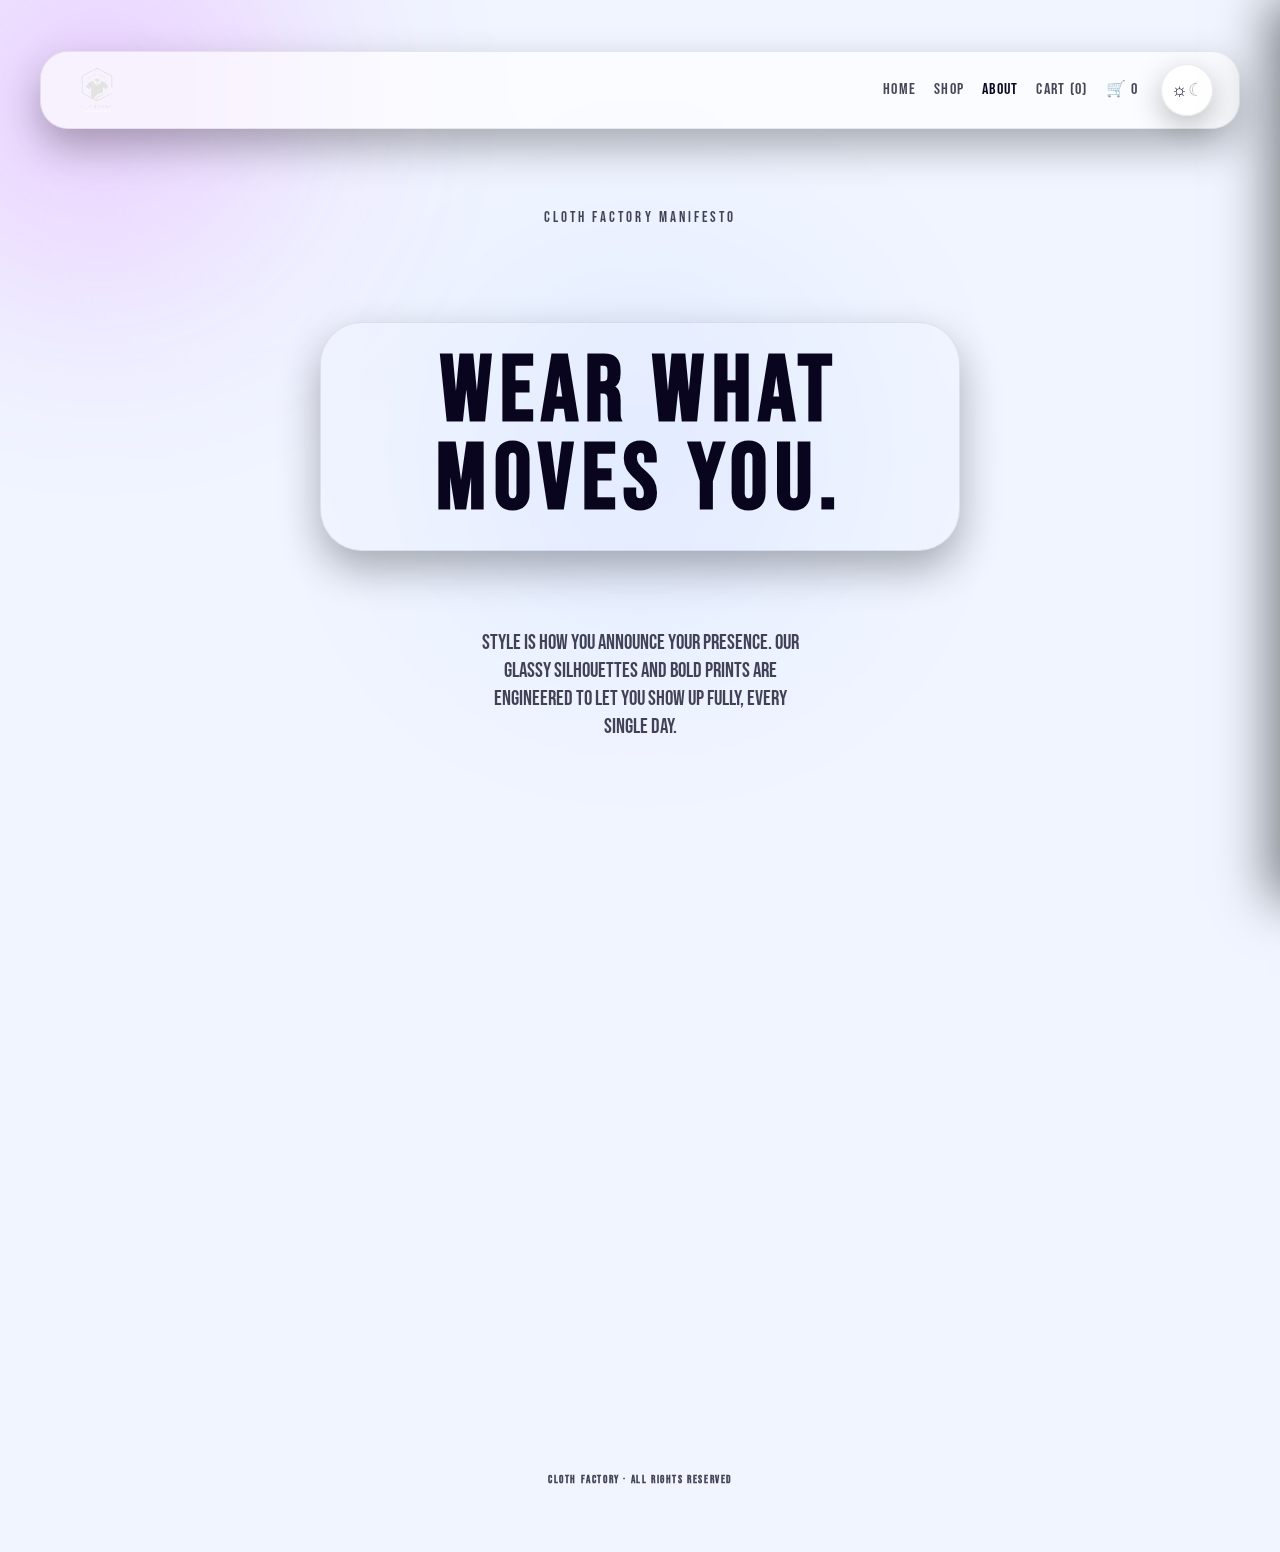
<file: about.html>
<!DOCTYPE html>
<html lang="en">

<head>
  <meta charset="UTF-8" />
  <meta name="viewport" content="width=device-width, initial-scale=1.0" />
  <title>Cloth Factory | About</title>
  <link rel="stylesheet" href="styles/glass-core.css" />
  <link rel="stylesheet" href="about.css" />
  <link href="https://fonts.googleapis.com/css2?family=Bebas+Neue&display=swap" rel="stylesheet" />
</head>

<body class="page page-about">
  <div class="wrapper">
    <nav class="nav">
      <div class="logo"><a href="./index.html"><img id="logo" src="image copy 3.png" alt="Cloth Factory logo" /></a>
      </div>
      <div class="nav-actions">
        <ul class="navitems">
          <li class="ni"><a href="./index.html">home</a></li>
          <li class="ni"><a href="./shop.html">shop</a></li>
          <li class="ni"><a href="./about.html" aria-current="page">about</a></li>
          <li class="ni"><a href="./cart.html">cart (<span id="cartCount">0</span>)</a></li>
          <li class="ni"><button id="openCartBtn" class="cart-trigger" aria-label="Open cart">🛒 <span
                id="cartCountNav">0</span></button></li>
        </ul>
        <button class="theme-toggle" id="themeToggle" type="button" aria-pressed="false">
          <span class="theme-toggle__icon theme-toggle__icon--sun" aria-hidden="true">☼</span>
          <span class="theme-toggle__icon theme-toggle__icon--moon" aria-hidden="true">☾</span>
        </button>
      </div>
    </nav>

    <section class="hero reveal">
      <div>
        <p class="detail-eyebrow">cloth factory manifesto</p>
        <h1 class="head">Wear what moves you.</h1>
        <p class="hero-copy">
          Style is how you announce your presence. Our glassy silhouettes and bold prints are engineered to let you
          show up fully, every single day.
        </p>
      </div>
    </section>

    <section class="about-grid">
      <article class="about-card glass-panel reveal" data-tilt-card>
        <h2 class="about-title">Our story</h2>
        <p>
          Born in 2015 from late-night studio sessions and a love for expressive streetwear, Cloth Factory blends clean
          tailoring with graphic nostalgia. We design elevated essentials that flex between creative meetings and
          midnight adventures with ease.
        </p>
        <p>
          Every drop balances texture, comfort, and intention. We obsess over buttery fabrics, glass-inspired layering,
          and silhouettes that move with you. Because confidence should never feel forced.
        </p>
      </article>
      <article class="about-card glass-panel reveal" data-tilt-card>
        <h2 class="about-title">What drives us</h2>
        <ul class="about-list">
          <li><span>Sustainability</span> Low-waste production, mindful sourcing, planet-first packaging.</li>
          <li><span>Community</span> We design alongside artists, skaters, and storytellers across the globe.</li>
          <li><span>Versatility</span> Pieces that transition from errands to after-hours without missing a beat.</li>
          <li><span>Expression</span> Collections that celebrate individuality over trends.</li>
        </ul>
        <p>Cloth Factory is more than a label—it is a movement of people wearing their story with pride.</p>
      </article>
    </section>
  </div>
  <footer class="footer">
    <h6>cloth factory &middot; all rights reserved</h6>
  </footer>

  <!-- Cart Drawer -->
  <div class="cart-drawer__backdrop" id="cartDrawerBackdrop"></div>
  <div class="cart-drawer" id="cartDrawer">
    <div class="cart-drawer__content">
      <div class="cart-drawer__header">
        <h2 class="cart-drawer__title">Your Cart</h2>
        <button class="cart-drawer__close" id="closeCartBtn" aria-label="Close cart">×</button>
      </div>
      <div class="cart-drawer__items" id="cartDrawerItems">
        <div class="cart-drawer__empty" id="cartDrawerEmpty">
          <div class="cart-drawer__empty-icon">🛒</div>
          <p>Your cart is empty</p>
        </div>
      </div>
      <div class="cart-drawer__footer" id="cartDrawerFooter" style="display: none;">
        <div class="cart-drawer__total">
          <span>Total:</span>
          <span class="paise" id="cartDrawerTotal">rs-0</span>
        </div>
        <a href="./checkout.html" class="btn cart-drawer__checkout">Checkout</a>
      </div>
    </div>
  </div>

  <script src="https://cdnjs.cloudflare.com/ajax/libs/gsap/3.9.1/gsap.min.js"></script>
  <script src="./script.js"></script>
</body>

</html>
</file>
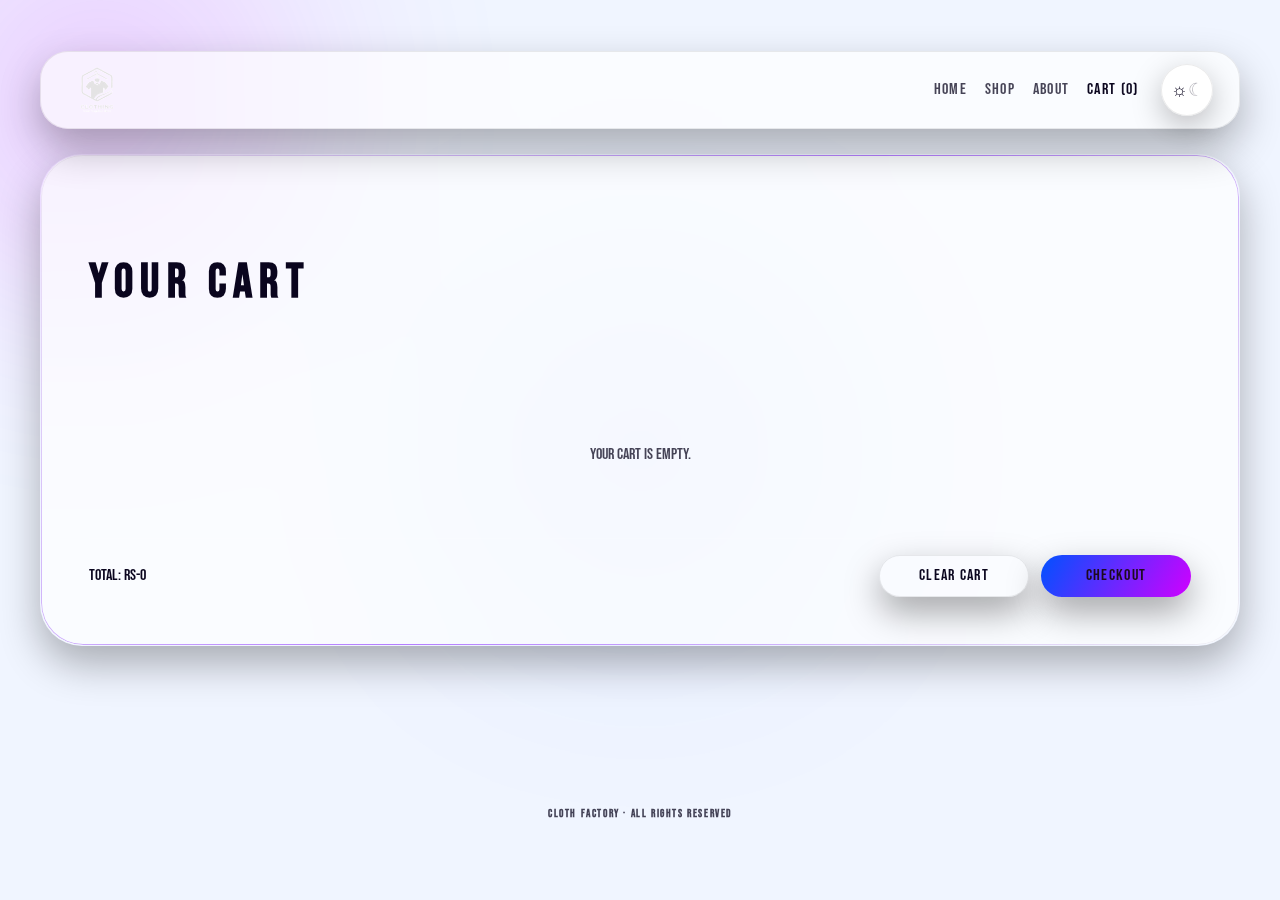
<file: cart.html>
<!DOCTYPE html>
<html lang="en">
  <head>
    <meta charset="UTF-8" />
    <meta name="viewport" content="width=device-width, initial-scale=1.0" />
    <title>Cloth Factory | Cart</title>
    <link rel="stylesheet" href="styles/glass-core.css" />
    <link rel="stylesheet" href="product.css" />
    <link
      href="https://fonts.googleapis.com/css2?family=Bebas+Neue&display=swap"
      rel="stylesheet"
    />
  </head>
  <body class="page page-cart">
    <div class="wrapper">
      <nav class="nav">
        <div class="logo"><a href="./index.html"><img id="logo" src="image copy 3.png" alt="Cloth Factory logo" /></a></div>
        <div class="nav-actions">
          <ul class="navitems">
            <li class="ni"><a href="./index.html">home</a></li>
            <li class="ni"><a href="./shop.html">shop</a></li>
            <li class="ni"><a href="./about.html">about</a></li>
            <li class="ni"><a href="./cart.html" aria-current="page">cart (<span id="cartCount">0</span>)</a></li>
          </ul>
          <button class="theme-toggle" id="themeToggle" type="button" aria-pressed="false">
            <span class="theme-toggle__icon theme-toggle__icon--sun" aria-hidden="true">☼</span>
            <span class="theme-toggle__icon theme-toggle__icon--moon" aria-hidden="true">☾</span>
          </button>
        </div>
      </nav>
      <section class="product-detail glass-panel reveal">
        <h3 class="detail-title">Your cart</h3>
        <div id="cartItems" class="cart-list"></div>
        <p id="cartEmpty" class="empty-state" style="display:none;">Your cart is empty.</p>
        <div class="cart-footer">
          <div class="paise">Total: rs-<span id="cartTotal">0</span></div>
          <div class="detail-actions">
            <button class="btn btn--ghost" id="clearCart">Clear cart</button>
            <a href="./checkout.html" class="btn" id="checkoutBtn">Checkout</a>
          </div>
        </div>
      </section>
    </div>
    <footer class="footer">
      <h6>cloth factory &middot; all rights reserved</h6>
    </footer>
    <script src="./script.js"></script>
  </body>
  </html>
</file>
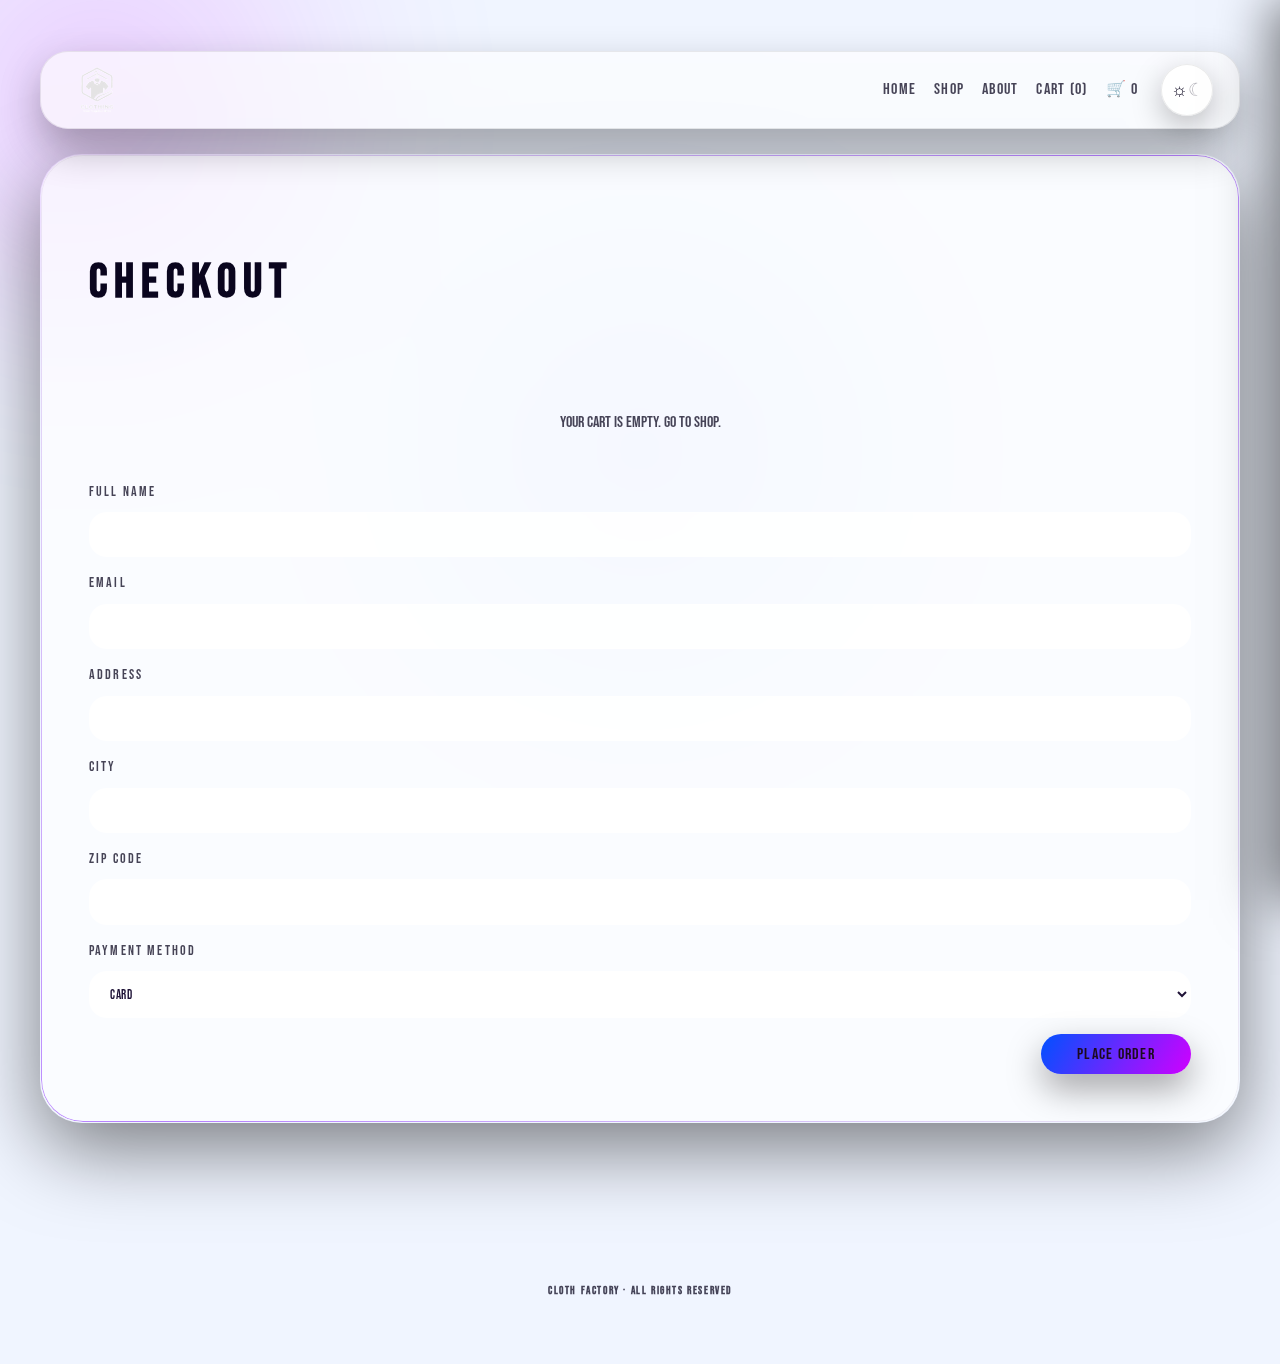
<file: checkout.html>
<!DOCTYPE html>
<html lang="en">

<head>
  <meta charset="UTF-8" />
  <meta name="viewport" content="width=device-width, initial-scale=1.0" />
  <title>Cloth Factory | Checkout</title>
  <link rel="stylesheet" href="styles/glass-core.css" />
  <link rel="stylesheet" href="product.css" />
  <link href="https://fonts.googleapis.com/css2?family=Bebas+Neue&display=swap" rel="stylesheet" />
</head>

<body class="page page-checkout">
  <div class="wrapper">
    <nav class="nav">
      <div class="logo"><a href="./index.html"><img id="logo" src="image copy 3.png" alt="Cloth Factory logo" /></a>
      </div>
      <div class="nav-actions">
        <ul class="navitems">
          <li class="ni"><a href="./index.html">home</a></li>
          <li class="ni"><a href="./shop.html">shop</a></li>
          <li class="ni"><a href="./about.html">about</a></li>
          <li class="ni"><a href="./cart.html">cart (<span id="cartCount">0</span>)</a></li>
          <li class="ni"><button id="openCartBtn" class="cart-trigger" aria-label="Open cart">🛒 <span
                id="cartCountNav">0</span></button></li>
        </ul>
        <button class="theme-toggle" id="themeToggle" type="button" aria-pressed="false">
          <span class="theme-toggle__icon theme-toggle__icon--sun" aria-hidden="true">☼</span>
          <span class="theme-toggle__icon theme-toggle__icon--moon" aria-hidden="true">☾</span>
        </button>
      </div>
    </nav>
    <section class="product-detail glass-panel reveal" data-tilt-card>
      <h3 class="detail-title">Checkout</h3>
      <div id="checkoutSummary" class="cart-list"></div>
      <form id="checkoutForm" class="form-grid checkout-form">
        <label class="form-field">
          <span>Full Name</span>
          <input type="text" id="fullName" required />
        </label>
        <label class="form-field">
          <span>Email</span>
          <input type="email" id="email" required />
        </label>
        <label class="form-field">
          <span>Address</span>
          <input type="text" id="address" required />
        </label>
        <label class="form-field">
          <span>City</span>
          <input type="text" id="city" required />
        </label>
        <label class="form-field">
          <span>ZIP Code</span>
          <input type="text" id="zip" required pattern="\d{4,10}" />
        </label>
        <label class="form-field">
          <span>Payment Method</span>
          <select id="payment" required>
            <option value="card">Card</option>
            <option value="cod">Cash on Delivery</option>
          </select>
        </label>
        <div class="detail-actions" style="justify-content: flex-end;">
          <button class="btn" type="submit">Place order</button>
        </div>
      </form>
    </section>
  </div>
  <footer class="footer">
    <h6>cloth factory &middot; all rights reserved</h6>
  </footer>

  <!-- Cart Drawer -->
  <div class="cart-drawer__backdrop" id="cartDrawerBackdrop"></div>
  <div class="cart-drawer" id="cartDrawer">
    <div class="cart-drawer__content">
      <div class="cart-drawer__header">
        <h2 class="cart-drawer__title">Your Cart</h2>
        <button class="cart-drawer__close" id="closeCartBtn" aria-label="Close cart">×</button>
      </div>
      <div class="cart-drawer__items" id="cartDrawerItems">
        <div class="cart-drawer__empty" id="cartDrawerEmpty">
          <div class="cart-drawer__empty-icon">🛒</div>
          <p>Your cart is empty</p>
        </div>
      </div>
      <div class="cart-drawer__footer" id="cartDrawerFooter" style="display: none;">
        <div class="cart-drawer__total">
          <span>Total:</span>
          <span class="paise" id="cartDrawerTotal">rs-0</span>
        </div>
        <a href="./checkout.html" class="btn cart-drawer__checkout">Checkout</a>
      </div>
    </div>
  </div>

  <script src="./script.js"></script>
</body>

</html>
</file>
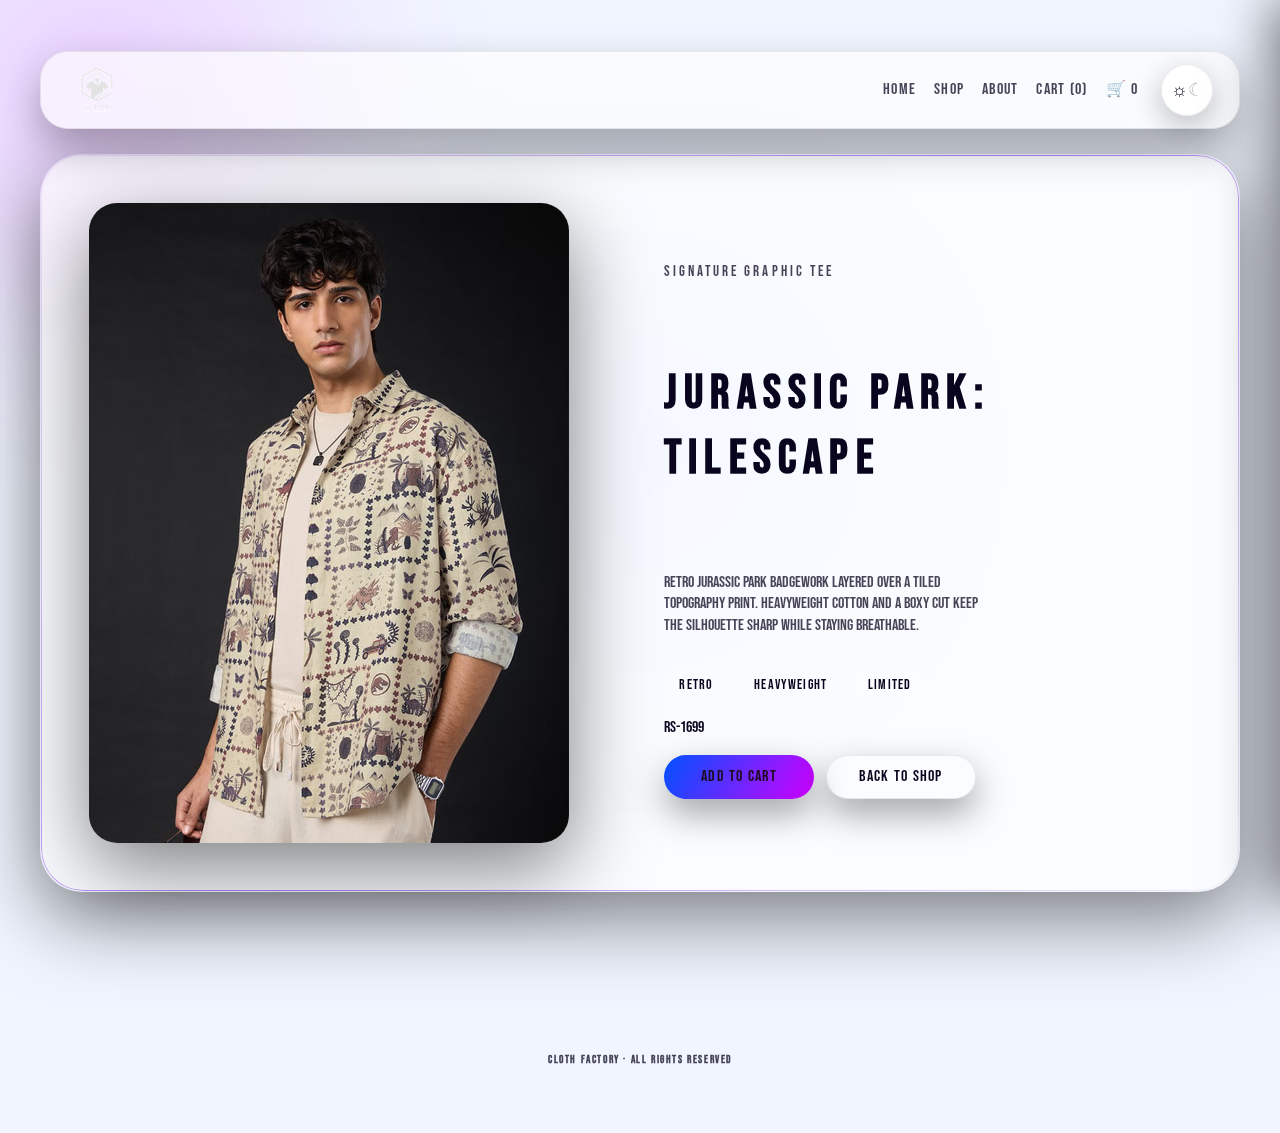
<file: product-jurassic.html>
<!DOCTYPE html>
<html lang="en">

<head>
  <meta charset="UTF-8" />
  <meta name="viewport" content="width=device-width, initial-scale=1.0" />
  <title>Cloth Factory | Jurassic Park: Tilescape</title>
  <link rel="stylesheet" href="styles/glass-core.css" />
  <link href="https://fonts.googleapis.com/css2?family=Bebas+Neue&display=swap" rel="stylesheet" />
  <link rel="stylesheet" href="product.css" />
</head>

<body class="page page-product">
  <div class="wrapper">
    <nav class="nav">
      <div class="logo"><a href="./index.html"><img id="logo" src="image copy 3.png" alt="Cloth Factory logo" /></a>
      </div>
      <div class="nav-actions">
        <ul class="navitems">
          <li class="ni"><a href="./index.html">home</a></li>
          <li class="ni"><a href="./shop.html">shop</a></li>
          <li class="ni"><a href="./about.html">about</a></li>
          <li class="ni"><a href="./cart.html">cart (<span id="cartCount">0</span>)</a></li>
          <li class="ni"><button id="openCartBtn" class="cart-trigger" aria-label="Open cart">🛒 <span
                id="cartCountNav">0</span></button></li>
        </ul>
        <button class="theme-toggle" id="themeToggle" type="button" aria-pressed="false">
          <span class="theme-toggle__icon theme-toggle__icon--sun" aria-hidden="true">☼</span>
          <span class="theme-toggle__icon theme-toggle__icon--moon" aria-hidden="true">☾</span>
        </button>
      </div>
    </nav>
    <section class="product-detail glass-panel reveal" data-tilt-card>
      <div class="detail-layout">
        <div class="detail-media">
          <img class="detail-image" src="./image copy 7.png" alt="Jurassic Park: Tilescape t-shirt" />
        </div>
        <div class="detail-copy">
          <p class="detail-eyebrow">signature graphic tee</p>
          <h3 class="detail-title">Jurassic Park: Tilescape</h3>
          <p class="detail-description">
            Retro Jurassic Park badgework layered over a tiled topography print. Heavyweight cotton and a boxy cut keep
            the silhouette sharp while staying breathable.
          </p>
          <div class="detail-badges">
            <span class="badge">retro</span>
            <span class="badge">heavyweight</span>
            <span class="badge">limited</span>
          </div>
          <div class="detail-meta">
            <span class="paise">rs-1699</span>
          </div>
          <div class="detail-actions">
            <button class="btn add-to-cart" data-name="Jurassic Park: Tilescape" data-price="1699"
              data-image="./image copy 7.png">Add to cart</button>
            <a class="btn btn--ghost" href="./shop.html">Back to shop</a>
          </div>
        </div>
      </div>
    </section>
  </div>
  <footer class="footer">
    <h6>cloth factory &middot; all rights reserved</h6>
  </footer>

  <!-- Cart Drawer -->
  <div class="cart-drawer__backdrop" id="cartDrawerBackdrop"></div>
  <div class="cart-drawer" id="cartDrawer">
    <div class="cart-drawer__content">
      <div class="cart-drawer__header">
        <h2 class="cart-drawer__title">Your Cart</h2>
        <button class="cart-drawer__close" id="closeCartBtn" aria-label="Close cart">×</button>
      </div>
      <div class="cart-drawer__items" id="cartDrawerItems">
        <div class="cart-drawer__empty" id="cartDrawerEmpty">
          <div class="cart-drawer__empty-icon">🛒</div>
          <p>Your cart is empty</p>
        </div>
      </div>
      <div class="cart-drawer__footer" id="cartDrawerFooter" style="display: none;">
        <div class="cart-drawer__total">
          <span>Total:</span>
          <span class="paise" id="cartDrawerTotal">rs-0</span>
        </div>
        <a href="./checkout.html" class="btn cart-drawer__checkout">Checkout</a>
      </div>
    </div>
  </div>

  <script src="./script.js"></script>
</body>

</html>
</file>
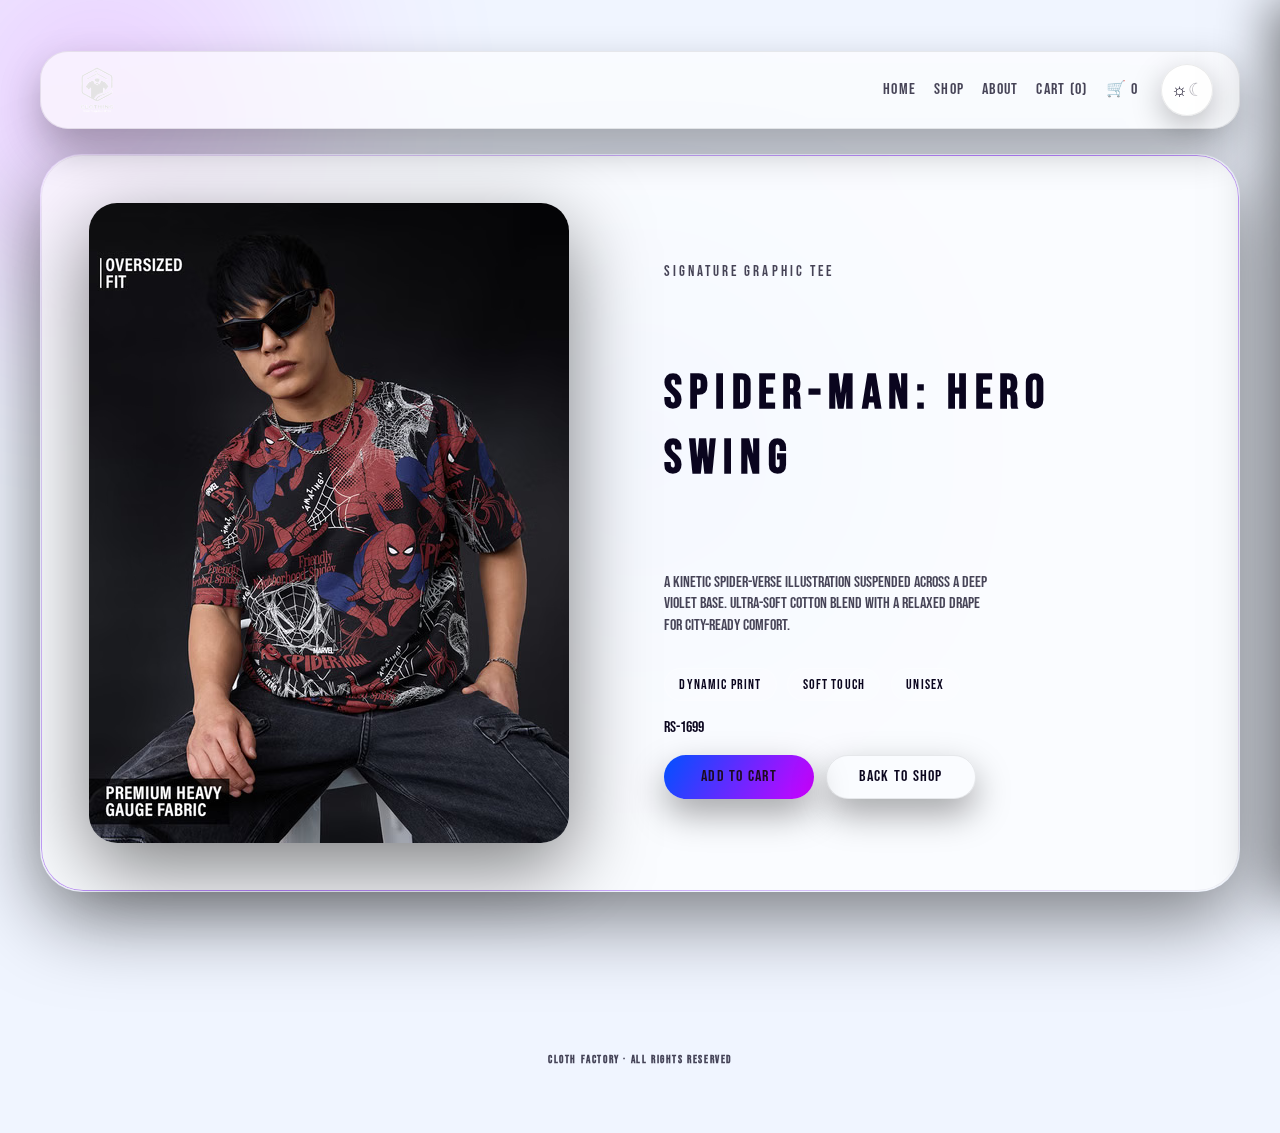
<file: product-spiderman.html>
<!DOCTYPE html>
<html lang="en">

<head>
  <meta charset="UTF-8" />
  <meta name="viewport" content="width=device-width, initial-scale=1.0" />
  <title>Cloth Factory | Spider-Man: Hero Swing</title>
  <link rel="stylesheet" href="styles/glass-core.css" />
  <link href="https://fonts.googleapis.com/css2?family=Bebas+Neue&display=swap" rel="stylesheet" />
  <link rel="stylesheet" href="product.css" />
</head>

<body class="page page-product">
  <div class="wrapper">
    <nav class="nav">
      <div class="logo"><a href="./index.html"><img id="logo" src="image copy 3.png" alt="Cloth Factory logo" /></a>
      </div>
      <div class="nav-actions">
        <ul class="navitems">
          <li class="ni"><a href="./index.html">home</a></li>
          <li class="ni"><a href="./shop.html">shop</a></li>
          <li class="ni"><a href="./about.html">about</a></li>
          <li class="ni"><a href="./cart.html">cart (<span id="cartCount">0</span>)</a></li>
          <li class="ni"><button id="openCartBtn" class="cart-trigger" aria-label="Open cart">🛒 <span
                id="cartCountNav">0</span></button></li>
        </ul>
        <button class="theme-toggle" id="themeToggle" type="button" aria-pressed="false">
          <span class="theme-toggle__icon theme-toggle__icon--sun" aria-hidden="true">☼</span>
          <span class="theme-toggle__icon theme-toggle__icon--moon" aria-hidden="true">☾</span>
        </button>
      </div>
    </nav>
    <section class="product-detail glass-panel reveal" data-tilt-card>
      <div class="detail-layout">
        <div class="detail-media">
          <img class="detail-image" src="./image copy 6.png" alt="Spider-Man: Hero Swing t-shirt" />
        </div>
        <div class="detail-copy">
          <p class="detail-eyebrow">signature graphic tee</p>
          <h3 class="detail-title">Spider-Man: Hero Swing</h3>
          <p class="detail-description">
            A kinetic Spider-verse illustration suspended across a deep violet base. Ultra-soft cotton blend with a
            relaxed drape for city-ready comfort.
          </p>
          <div class="detail-badges">
            <span class="badge">dynamic print</span>
            <span class="badge">soft touch</span>
            <span class="badge">unisex</span>
          </div>
          <div class="detail-meta">
            <span class="paise">rs-1699</span>
          </div>
          <div class="detail-actions">
            <button class="btn add-to-cart" data-name="Spider-Man: Hero Swing" data-price="1699"
              data-image="./image copy 6.png">Add to cart</button>
            <a class="btn btn--ghost" href="./shop.html">Back to shop</a>
          </div>
        </div>
      </div>
    </section>
  </div>
  <footer class="footer">
    <h6>cloth factory &middot; all rights reserved</h6>
  </footer>

  <!-- Cart Drawer -->
  <div class="cart-drawer__backdrop" id="cartDrawerBackdrop"></div>
  <div class="cart-drawer" id="cartDrawer">
    <div class="cart-drawer__content">
      <div class="cart-drawer__header">
        <h2 class="cart-drawer__title">Your Cart</h2>
        <button class="cart-drawer__close" id="closeCartBtn" aria-label="Close cart">×</button>
      </div>
      <div class="cart-drawer__items" id="cartDrawerItems">
        <div class="cart-drawer__empty" id="cartDrawerEmpty">
          <div class="cart-drawer__empty-icon">🛒</div>
          <p>Your cart is empty</p>
        </div>
      </div>
      <div class="cart-drawer__footer" id="cartDrawerFooter" style="display: none;">
        <div class="cart-drawer__total">
          <span>Total:</span>
          <span class="paise" id="cartDrawerTotal">rs-0</span>
        </div>
        <a href="./checkout.html" class="btn cart-drawer__checkout">Checkout</a>
      </div>
    </div>
  </div>

  <script src="./script.js"></script>
</body>

</html>
</file>
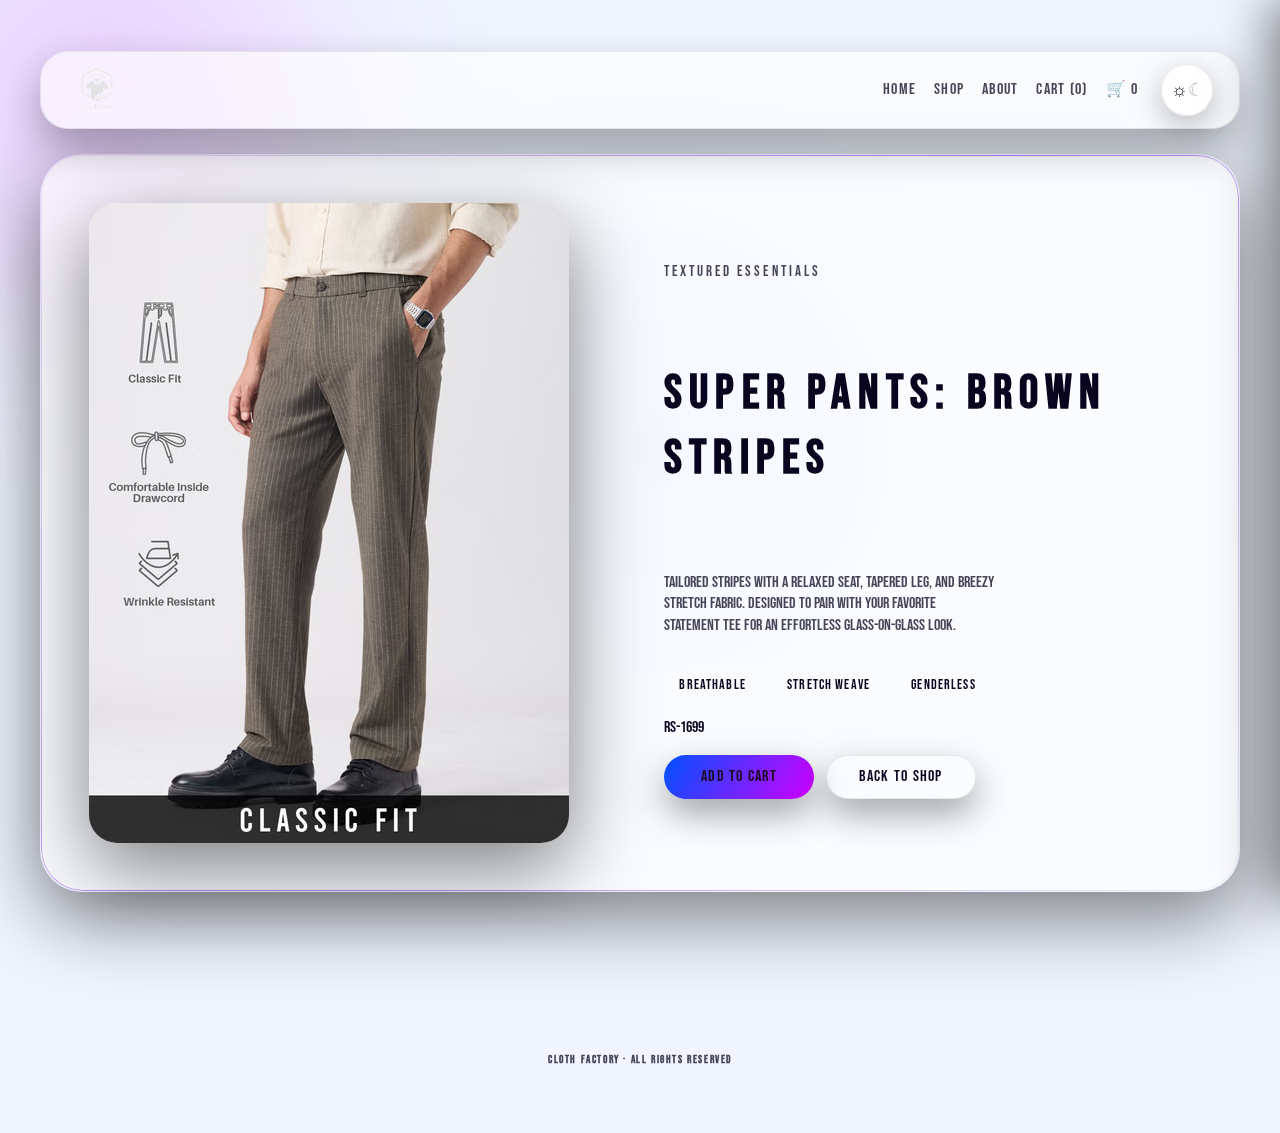
<file: product-superpants.html>
<!DOCTYPE html>
<html lang="en">

<head>
  <meta charset="UTF-8" />
  <meta name="viewport" content="width=device-width, initial-scale=1.0" />
  <title>Cloth Factory | Super Pants: Brown Stripes</title>
  <link rel="stylesheet" href="styles/glass-core.css" />
  <link href="https://fonts.googleapis.com/css2?family=Bebas+Neue&display=swap" rel="stylesheet" />
  <link rel="stylesheet" href="product.css" />
</head>

<body class="page page-product">
  <div class="wrapper">
    <nav class="nav">
      <div class="logo"><a href="./index.html"><img id="logo" src="image copy 3.png" alt="Cloth Factory logo" /></a>
      </div>
      <div class="nav-actions">
        <ul class="navitems">
          <li class="ni"><a href="./index.html">home</a></li>
          <li class="ni"><a href="./shop.html">shop</a></li>
          <li class="ni"><a href="./about.html">about</a></li>
          <li class="ni"><a href="./cart.html">cart (<span id="cartCount">0</span>)</a></li>
          <li class="ni"><button id="openCartBtn" class="cart-trigger" aria-label="Open cart">🛒 <span
                id="cartCountNav">0</span></button></li>
        </ul>
        <button class="theme-toggle" id="themeToggle" type="button" aria-pressed="false">
          <span class="theme-toggle__icon theme-toggle__icon--sun" aria-hidden="true">☼</span>
          <span class="theme-toggle__icon theme-toggle__icon--moon" aria-hidden="true">☾</span>
        </button>
      </div>
    </nav>
    <section class="product-detail glass-panel reveal" data-tilt-card>
      <div class="detail-layout">
        <div class="detail-media">
          <img class="detail-image" src="./image copy 8.png" alt="Super Pants: Brown Stripes" />
        </div>
        <div class="detail-copy">
          <p class="detail-eyebrow">textured essentials</p>
          <h3 class="detail-title">Super Pants: Brown Stripes</h3>
          <p class="detail-description">
            Tailored stripes with a relaxed seat, tapered leg, and breezy stretch fabric. Designed to pair with your
            favorite statement tee for an effortless glass-on-glass look.
          </p>
          <div class="detail-badges">
            <span class="badge">breathable</span>
            <span class="badge">stretch weave</span>
            <span class="badge">genderless</span>
          </div>
          <div class="detail-meta">
            <span class="paise">rs-1699</span>
          </div>
          <div class="detail-actions">
            <button class="btn add-to-cart" data-name="Super Pants: Brown Stripes" data-price="1699"
              data-image="./image copy 8.png">Add to cart</button>
            <a class="btn btn--ghost" href="./shop.html">Back to shop</a>
          </div>
        </div>
      </div>
    </section>
  </div>
  <footer class="footer">
    <h6>cloth factory &middot; all rights reserved</h6>
  </footer>

  <!-- Cart Drawer -->
  <div class="cart-drawer__backdrop" id="cartDrawerBackdrop"></div>
  <div class="cart-drawer" id="cartDrawer">
    <div class="cart-drawer__content">
      <div class="cart-drawer__header">
        <h2 class="cart-drawer__title">Your Cart</h2>
        <button class="cart-drawer__close" id="closeCartBtn" aria-label="Close cart">×</button>
      </div>
      <div class="cart-drawer__items" id="cartDrawerItems">
        <div class="cart-drawer__empty" id="cartDrawerEmpty">
          <div class="cart-drawer__empty-icon">🛒</div>
          <p>Your cart is empty</p>
        </div>
      </div>
      <div class="cart-drawer__footer" id="cartDrawerFooter" style="display: none;">
        <div class="cart-drawer__total">
          <span>Total:</span>
          <span class="paise" id="cartDrawerTotal">rs-0</span>
        </div>
        <a href="./checkout.html" class="btn cart-drawer__checkout">Checkout</a>
      </div>
    </div>
  </div>

  <script src="./script.js"></script>
</body>

</html>
</file>
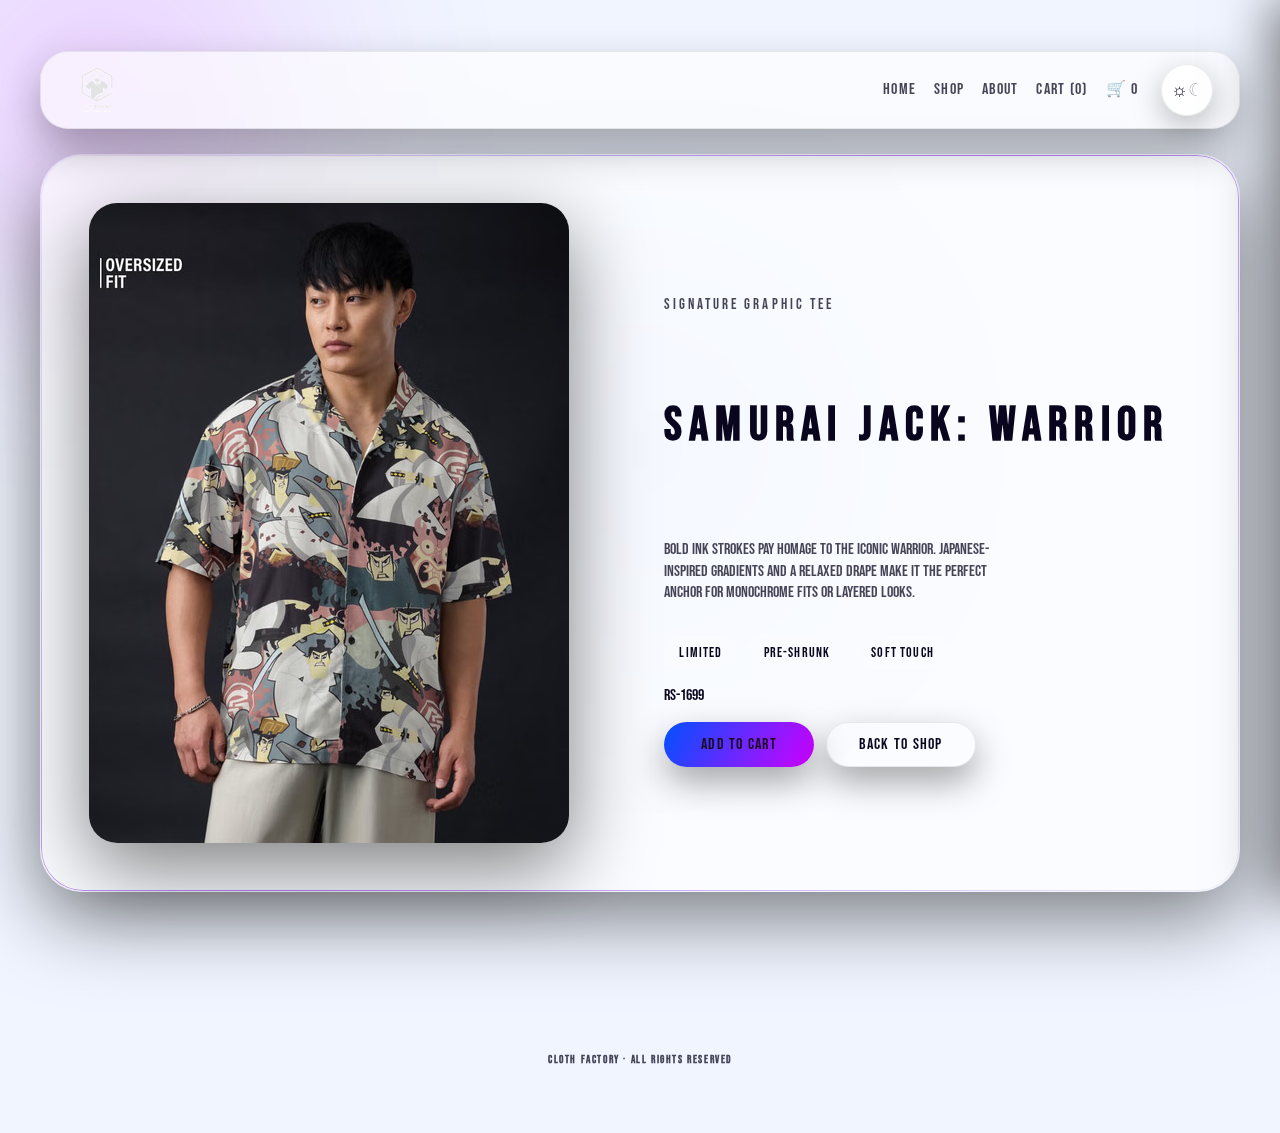
<file: product2.html>
<!DOCTYPE html>
<html lang="en">

<head>
  <meta charset="UTF-8" />
  <meta name="viewport" content="width=device-width, initial-scale=1.0" />
  <title>Cloth Factory | Samurai Jack: Warrior</title>
  <link rel="stylesheet" href="styles/glass-core.css" />
  <link href="https://fonts.googleapis.com/css2?family=Bebas+Neue&display=swap" rel="stylesheet" />
  <link rel="stylesheet" href="product.css" />
</head>

<body class="page page-product">
  <div class="wrapper">
    <nav class="nav">
      <div class="logo"><a href="./index.html"><img id="logo" src="image copy 3.png" alt="Cloth Factory logo" /></a>
      </div>
      <div class="nav-actions">
        <ul class="navitems">
          <li class="ni"><a href="./index.html">home</a></li>
          <li class="ni"><a href="./shop.html">shop</a></li>
          <li class="ni"><a href="./about.html">about</a></li>
          <li class="ni"><a href="./cart.html">cart (<span id="cartCount">0</span>)</a></li>
          <li class="ni"><button id="openCartBtn" class="cart-trigger" aria-label="Open cart">🛒 <span
                id="cartCountNav">0</span></button></li>
        </ul>
        <button class="theme-toggle" id="themeToggle" type="button" aria-pressed="false">
          <span class="theme-toggle__icon theme-toggle__icon--sun" aria-hidden="true">☼</span>
          <span class="theme-toggle__icon theme-toggle__icon--moon" aria-hidden="true">☾</span>
        </button>
      </div>
    </nav>
    <section class="product-detail glass-panel reveal" data-tilt-card>
      <div class="detail-layout">
        <div class="detail-media">
          <img class="detail-image" src="./image copy 5.png" alt="Samurai Jack: Warrior t-shirt" />
        </div>
        <div class="detail-copy">
          <p class="detail-eyebrow">signature graphic tee</p>
          <h3 class="detail-title">Samurai Jack: Warrior</h3>
          <p class="detail-description">
            Bold ink strokes pay homage to the iconic warrior. Japanese-inspired gradients and a relaxed drape make it
            the perfect anchor for monochrome fits or layered looks.
          </p>
          <div class="detail-badges">
            <span class="badge">limited</span>
            <span class="badge">pre-shrunk</span>
            <span class="badge">soft touch</span>
          </div>
          <div class="detail-meta">
            <span class="paise">rs-1699</span>
          </div>
          <div class="detail-actions">
            <button class="btn add-to-cart" data-name="Samurai Jack: Warrior" data-price="1699"
              data-image="./image copy 5.png">Add to cart</button>
            <a class="btn btn--ghost" href="./shop.html">Back to shop</a>
          </div>
        </div>
      </div>
    </section>
  </div>
  <footer class="footer">
    <h6>cloth factory &middot; all rights reserved</h6>
  </footer>

  <!-- Cart Drawer -->
  <div class="cart-drawer__backdrop" id="cartDrawerBackdrop"></div>
  <div class="cart-drawer" id="cartDrawer">
    <div class="cart-drawer__content">
      <div class="cart-drawer__header">
        <h2 class="cart-drawer__title">Your Cart</h2>
        <button class="cart-drawer__close" id="closeCartBtn" aria-label="Close cart">×</button>
      </div>
      <div class="cart-drawer__items" id="cartDrawerItems">
        <div class="cart-drawer__empty" id="cartDrawerEmpty">
          <div class="cart-drawer__empty-icon">🛒</div>
          <p>Your cart is empty</p>
        </div>
      </div>
      <div class="cart-drawer__footer" id="cartDrawerFooter" style="display: none;">
        <div class="cart-drawer__total">
          <span>Total:</span>
          <span class="paise" id="cartDrawerTotal">rs-0</span>
        </div>
        <a href="./checkout.html" class="btn cart-drawer__checkout">Checkout</a>
      </div>
    </div>
  </div>

  <script src="./script.js"></script>
</body>

</html>
</file>
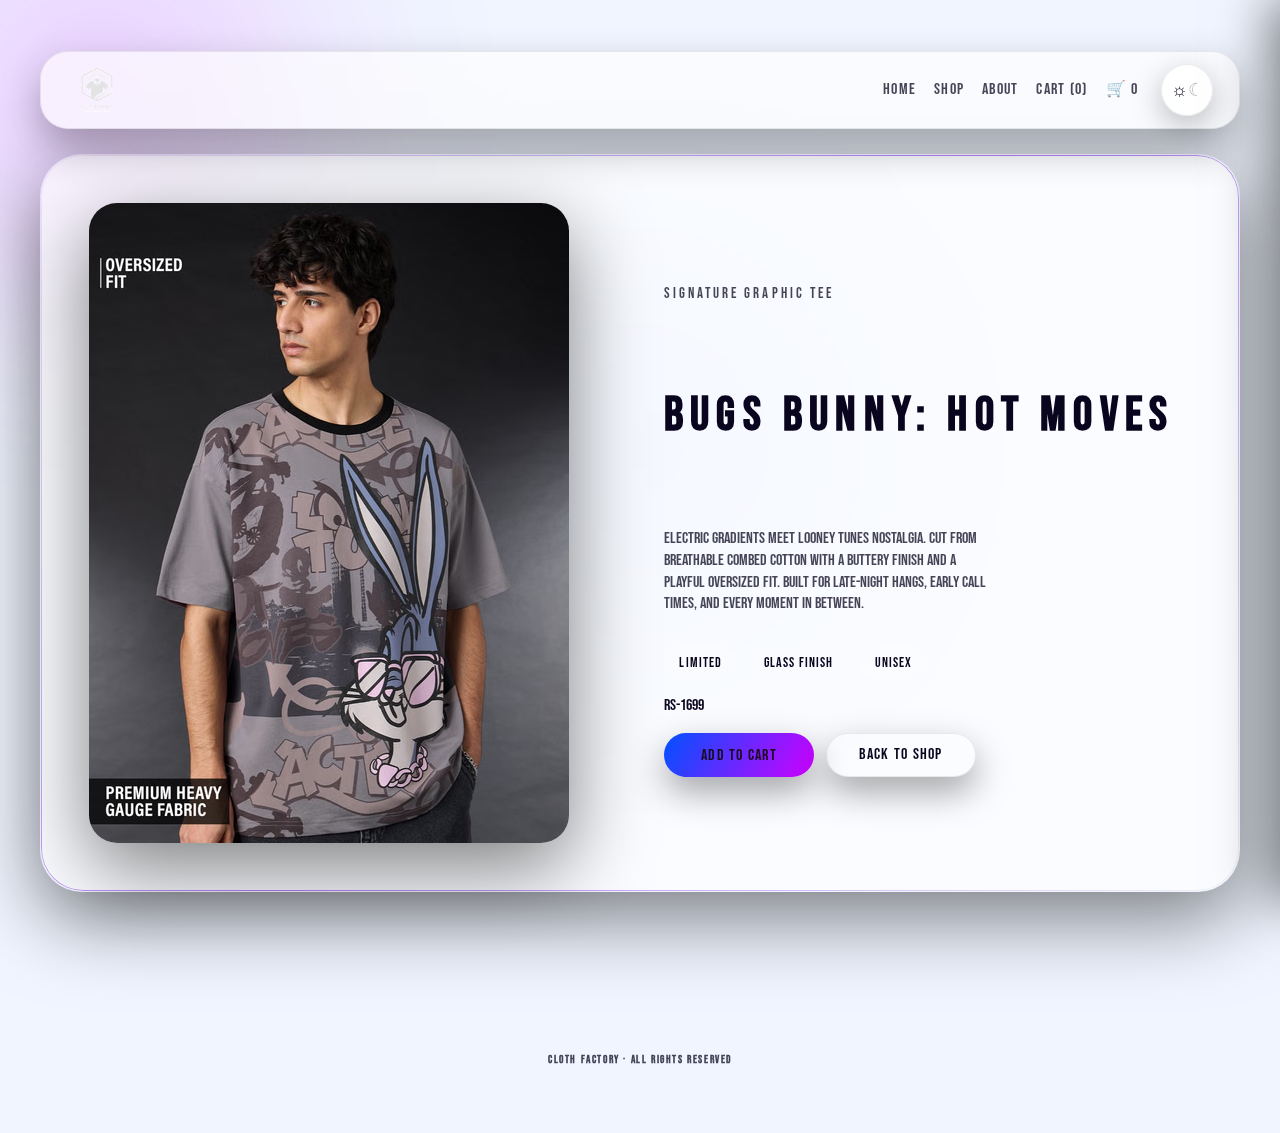
<file: productpage.html>
<!DOCTYPE html>
<html lang="en">

<head>
  <meta charset="UTF-8" />
  <meta name="viewport" content="width=device-width, initial-scale=1.0" />
  <title>Cloth Factory | Bugs Bunny: Hot Moves</title>
  <link rel="stylesheet" href="styles/glass-core.css" />
  <link href="https://fonts.googleapis.com/css2?family=Bebas+Neue&display=swap" rel="stylesheet" />
  <link rel="stylesheet" href="product.css" />
</head>

<body class="page page-product">
  <div class="wrapper">
    <nav class="nav">
      <div class="logo"><a href="./index.html"><img id="logo" src="image copy 3.png" alt="Cloth Factory logo" /></a>
      </div>
      <div class="nav-actions">
        <ul class="navitems">
          <li class="ni"><a href="./index.html">home</a></li>
          <li class="ni"><a href="./shop.html">shop</a></li>
          <li class="ni"><a href="./about.html">about</a></li>
          <li class="ni"><a href="./cart.html">cart (<span id="cartCount">0</span>)</a></li>
          <li class="ni"><button id="openCartBtn" class="cart-trigger" aria-label="Open cart">🛒 <span
                id="cartCountNav">0</span></button></li>
        </ul>
        <button class="theme-toggle" id="themeToggle" type="button" aria-pressed="false">
          <span class="theme-toggle__icon theme-toggle__icon--sun" aria-hidden="true">☼</span>
          <span class="theme-toggle__icon theme-toggle__icon--moon" aria-hidden="true">☾</span>
        </button>
      </div>
    </nav>
    <section class="product-detail glass-panel reveal" data-tilt-card>
      <div class="detail-layout">
        <div class="detail-media">
          <img class="detail-image" src="./image copy 4.png" alt="Bugs Bunny: Hot Moves t-shirt" />
        </div>
        <div class="detail-copy">
          <p class="detail-eyebrow">signature graphic tee</p>
          <h3 class="detail-title">Bugs Bunny: Hot Moves</h3>
          <p class="detail-description">
            Electric gradients meet Looney Tunes nostalgia. Cut from breathable combed cotton with a buttery finish and
            a playful oversized fit. Built for late-night hangs, early call times, and every moment in between.
          </p>
          <div class="detail-badges">
            <span class="badge">limited</span>
            <span class="badge">glass finish</span>
            <span class="badge">unisex</span>
          </div>
          <div class="detail-meta">
            <span class="paise">rs-1699</span>
          </div>
          <div class="detail-actions">
            <button class="btn add-to-cart" data-name="Bugs Bunny: Hot Moves" data-price="1699"
              data-image="./image copy 4.png">Add to cart</button>
            <a class="btn btn--ghost" href="./shop.html">Back to shop</a>
          </div>
        </div>
      </div>
    </section>
  </div>
  <footer class="footer">
    <h6>cloth factory &middot; all rights reserved</h6>
  </footer>

  <!-- Cart Drawer -->
  <div class="cart-drawer__backdrop" id="cartDrawerBackdrop"></div>
  <div class="cart-drawer" id="cartDrawer">
    <div class="cart-drawer__content">
      <div class="cart-drawer__header">
        <h2 class="cart-drawer__title">Your Cart</h2>
        <button class="cart-drawer__close" id="closeCartBtn" aria-label="Close cart">×</button>
      </div>
      <div class="cart-drawer__items" id="cartDrawerItems">
        <div class="cart-drawer__empty" id="cartDrawerEmpty">
          <div class="cart-drawer__empty-icon">🛒</div>
          <p>Your cart is empty</p>
        </div>
      </div>
      <div class="cart-drawer__footer" id="cartDrawerFooter" style="display: none;">
        <div class="cart-drawer__total">
          <span>Total:</span>
          <span class="paise" id="cartDrawerTotal">rs-0</span>
        </div>
        <a href="./checkout.html" class="btn cart-drawer__checkout">Checkout</a>
      </div>
    </div>
  </div>

  <script src="./script.js"></script>
</body>

</html>
</file>
<file: styles/glass-core.css>
:root {
  --font-display: "Bebas Neue", "Inter", sans-serif;
  --bg-main: #05030d;
  --bg-alt: #0f0a24;
  --text-primary: #fdf9ff;
  --text-muted: rgba(253, 249, 255, 0.7);

  /* Liquid Chromatic Palette */
  --accent: #00f3ff;
  --accent-strong: #ff00ff;
  --accent-soft: #7000ff;
  --liquid-1: #43cbff;
  --liquid-2: #9708cc;
  --liquid-3: #2600ff;

  --glass-surface: rgba(255, 255, 255, 0.03);
  --glass-solid: rgba(20, 10, 40, 0.6);
  --glass-border: rgba(255, 255, 255, 0.15);

  --shadow-heavy: 0 25px 80px rgba(0, 0, 0, 0.5);
  --shadow-soft: 0 18px 40px rgba(0, 0, 0, 0.3);

  /* Organic Shapes */
  --radius-lg: 42px;
  --radius-md: 28px;
  --radius-sm: 18px;

  --blur-strong: 40px;
  --blur-soft: 20px;
  --transition-base: cubic-bezier(0.25, 1, 0.5, 1);
  --nav-height: 60px;
}

[data-theme="light"] {
  --bg-main: #f0f5ff;
  --bg-alt: #ffffff;
  --text-primary: #0a051e;
  --text-muted: rgba(10, 5, 30, 0.75);
  --accent: #0051ff;
  --accent-strong: #d000ff;
  --glass-surface: rgba(255, 255, 255, 0.65);
  --glass-solid: rgba(255, 255, 255, 0.85);
  --glass-border: rgba(0, 0, 0, 0.08);
  --liquid-1: #a1c4fd;
  --liquid-2: #c2e9fb;
  --liquid-3: #e0c3fc;
}

*,
*::before,
*::after {
  box-sizing: border-box;
}

*::selection {
  background: var(--accent);
  color: #000;
}

body {
  margin: 0;
  font-family: var(--font-display);
  background-color: var(--bg-main);
  color: var(--text-primary);
  min-height: 100vh;
  line-height: 1.35;
  position: relative;
  overflow-x: hidden;
  transition: background-color 400ms ease, color 400ms ease;
}

/* Enhanced Dynamic Animated Background - Multiple Layers */

/* Primary Animated Mesh Gradient Layer */
body::before {
  content: "";
  position: fixed;
  inset: -50%;
  width: 200%;
  height: 200%;
  background:
    radial-gradient(circle at 50% 50%, var(--liquid-1), transparent 50%),
    radial-gradient(circle at 10% 20%, var(--liquid-2), transparent 40%),
    radial-gradient(circle at 90% 80%, var(--liquid-3), transparent 40%),
    radial-gradient(circle at 80% 10%, var(--accent), transparent 30%),
    radial-gradient(circle at 20% 90%, var(--accent-strong), transparent 30%);
  background-blend-mode: screen;
  filter: blur(80px);
  opacity: 0.5;
  animation: meshFlowDynamic 12s ease-in-out infinite alternate;
  z-index: -3;
  pointer-events: none;
}

/* Floating Orb Layer 1 - Fast Movement */
.page::before {
  content: "";
  position: fixed;
  width: 600px;
  height: 600px;
  top: -200px;
  left: -200px;
  background: radial-gradient(circle, var(--accent-strong), transparent 60%);
  filter: blur(120px);
  opacity: 0.3;
  animation: orbFloat1 10s ease-in-out infinite alternate;
  z-index: -2;
  pointer-events: none;
  will-change: transform;
}

/* Floating Orb Layer 2 - Medium Movement */
.page::after {
  content: "";
  position: fixed;
  width: 500px;
  height: 500px;
  bottom: -150px;
  right: -150px;
  background: radial-gradient(circle, var(--liquid-1), transparent 60%);
  filter: blur(100px);
  opacity: 0.35;
  animation: orbFloat2 14s ease-in-out infinite alternate-reverse;
  z-index: -2;
  pointer-events: none;
  will-change: transform;
}

/* Pulsing Accent Orb - Center */
.wrapper::before {
  content: "";
  position: fixed;
  width: 400px;
  height: 400px;
  top: 50%;
  left: 50%;
  transform: translate(-50%, -50%);
  background: radial-gradient(circle, var(--accent), transparent 70%);
  filter: blur(140px);
  opacity: 0.2;
  animation: pulseGlow 6s ease-in-out infinite;
  z-index: -2;
  pointer-events: none;
  will-change: opacity, transform;
}

/* Noise Texture Overlay */
body::after {
  content: "";
  position: fixed;
  inset: 0;
  background-image: url("data:image/svg+xml,%3Csvg viewBox='0 0 200 200' xmlns='http://www.w3.org/2000/svg'%3E%3Cfilter id='noiseFilter'%3E%3CfeTurbulence type='fractalNoise' baseFrequency='0.85' numOctaves='3' stitchTiles='stitch'/%3E%3C/filter%3E%3Crect width='100%25' height='100%25' filter='url(%23noiseFilter)' opacity='0.07'/%3E%3C/svg%3E");
  opacity: 0.4;
  z-index: -1;
  pointer-events: none;
  mix-blend-mode: overlay;
}

.cursor-glow {
  position: fixed;
  width: clamp(220px, 35vw, 360px);
  height: clamp(220px, 35vw, 360px);
  border-radius: 50%;
  pointer-events: none;
  z-index: 0;
  background: radial-gradient(circle, rgba(255, 255, 255, 0.65), rgba(173, 216, 255, 0.45) 45%, transparent 75%);
  filter: blur(140px);
  opacity: 0;
  transition: opacity 350ms ease, transform 120ms ease;
}

a {
  text-decoration: none;
  color: inherit;
}

img {
  max-width: 100%;
  display: block;
}

#logo {
  max-width: 40%;
}

.page {
  padding: 0 24px;
}

.wrapper {
  width: min(1200px, 100%);
  margin: 0 auto;
  padding: clamp(1.5rem, 4vw, 3.5rem) 0 clamp(4rem, 8vw, 6rem);
}

.nav {
  display: flex;
  justify-content: space-between;
  align-items: center;
  padding: clamp(0.25rem, 0.6vw, 0.75rem) clamp(0.75rem, 2vw, 1.75rem);
  margin-bottom: clamp(1rem, 2vw, 2.5rem);
  background: var(--glass-surface);
  border: 1px solid var(--glass-border);
  border-radius: var(--radius-md);
  backdrop-filter: blur(var(--blur-strong));
  box-shadow: var(--shadow-soft);
  position: sticky;
  top: clamp(0.2rem, 0.6vw, 0.8rem);
  z-index: 10;
  animation: navDrop 900ms var(--transition-base) 120ms both;
}

.logo img {
  width: clamp(110px, 15vw, 150px);
  filter: invert(1);
  border-radius: var(--radius-sm);
  opacity: 0.9;
  transition: transform 400ms ease, opacity 400ms ease;
}

.logo img:hover {
  transform: scale(1.02);
  opacity: 1;
}

.nav-actions {
  display: flex;
  align-items: center;
  gap: clamp(0.75rem, 1.8vw, 2rem);
}

.navitems {
  list-style: none;
  display: flex;
  gap: clamp(0.65rem, 1.4vw, 1.75rem);
  letter-spacing: 0.08em;
  text-transform: uppercase;
}

.ni a {
  color: var(--text-muted);
  transition: color 200ms ease, text-shadow 200ms ease;
}

.ni a:hover,
.ni a:focus-visible,
.ni a[aria-current="page"] {
  color: var(--text-primary);
  text-shadow: 0 0 12px rgba(255, 255, 255, 0.4);
}

.cart-trigger {
  background: none;
  border: none;
  color: var(--text-muted);
  font-family: var(--font-display);
  text-transform: uppercase;
  letter-spacing: 0.08em;
  cursor: pointer;
  transition: color 200ms ease, text-shadow 200ms ease;
  font-size: 1rem;
  padding: 0;
}

.cart-trigger:hover {
  color: var(--text-primary);
  text-shadow: 0 0 12px rgba(255, 255, 255, 0.4);
}

.theme-toggle {
  width: 52px;
  height: 52px;
  border-radius: 50%;
  border: 1px solid var(--glass-border);
  background: var(--glass-solid);
  display: inline-flex;
  align-items: center;
  justify-content: center;
  color: var(--text-primary);
  cursor: pointer;
  transition: transform 220ms ease, box-shadow 220ms ease, background 220ms ease;
  box-shadow: 0 10px 30px rgba(0, 0, 0, 0.25);
}

.theme-toggle:hover {
  transform: translateY(-3px);
  box-shadow: 0 18px 35px rgba(0, 0, 0, 0.35);
}

.theme-toggle__icon {
  font-size: 1.15rem;
  line-height: 1;
  transition: opacity 200ms ease, transform 200ms ease;
}

[data-theme="light"] .theme-toggle__icon--sun {
  opacity: 1;
}

[data-theme="light"] .theme-toggle__icon--moon {
  opacity: 0.3;
}

[data-theme="dark"] .theme-toggle__icon--sun {
  opacity: 0.3;
}

[data-theme="dark"] .theme-toggle__icon--moon {
  opacity: 1;
}

.hero {
  margin-top: clamp(2rem, 5vw, 4rem);
  display: grid;
  grid-template-columns: repeat(auto-fit, minmax(280px, 1fr));
  gap: clamp(2rem, 6vw, 4rem);
  align-items: center;
}

.head {
  font-size: clamp(2.8rem, 9vw, 5.8rem);
  line-height: 0.95;
  text-transform: uppercase;
  letter-spacing: 0.08em;
  padding: clamp(1.2rem, 2vw, 1.8rem);
  border-radius: var(--radius-lg);
  background: linear-gradient(135deg, rgba(255, 255, 255, 0.08), rgba(255, 255, 255, 0.02));
  border: 1px solid var(--glass-border);
  backdrop-filter: blur(var(--blur-soft));
  box-shadow: var(--shadow-soft);
  animation: heroPulse 5s ease-in-out infinite;
}

.hero-copy {
  text-align: center;
  color: var(--text-muted);
  font-size: clamp(1rem, 2vw, 1.3rem);
  margin-top: 1rem;
  max-width: 40ch;
}

.hero-cta {
  display: flex;
  flex-wrap: wrap;
  gap: 0.75rem;
  margin-top: 1.5rem;
}

.btn {
  border: none;
  border-radius: 999px;
  padding: 0.65rem 1.5rem;
  font-family: var(--font-display);
  text-transform: uppercase;
  letter-spacing: 0.08em;
  font-size: 1rem;
  background: linear-gradient(120deg, var(--accent), var(--accent-strong));
  color: #1d0a1f;
  cursor: pointer;
  transition: transform 180ms ease, box-shadow 220ms ease, filter 180ms ease;
  box-shadow: 0 15px 35px rgba(0, 0, 0, 0.35);
}

.btn:hover {
  transform: translateY(-2px);
  box-shadow: 0 24px 45px rgba(0, 0, 0, 0.45);
}

.btn:active {
  transform: translateY(0);
  box-shadow: 0 12px 30px rgba(0, 0, 0, 0.35);
}

.btn--ghost {
  background: transparent;
  border: 1px solid var(--glass-border);
  color: var(--text-primary);
}

.btn--ghost:hover {
  background: rgba(255, 255, 255, 0.06);
}

.subline {
  text-align: center;
  margin-top: clamp(2rem, 5vw, 4rem);
  font-size: clamp(1.4rem, 4vw, 2rem);
  text-transform: uppercase;
  letter-spacing: 0.08em;
  color: var(--text-muted);
}

.cards {
  margin-top: clamp(2.5rem, 6vw, 4rem);
  display: grid;
  grid-template-columns: repeat(auto-fit, minmax(220px, 1fr));
  gap: clamp(1rem, 3vw, 2rem);
}

.product-card {
  position: relative;
  padding: 1.5rem;
  border-radius: var(--radius-md);
  background: var(--glass-surface);
  border: 1px solid var(--glass-border);
  backdrop-filter: blur(var(--blur-soft));
  box-shadow: var(--shadow-soft);
  overflow: hidden;
  display: flex;
  flex-direction: column;
  gap: 1rem;
  transition: transform 280ms var(--transition-base), box-shadow 280ms var(--transition-base), border-color 220ms ease;
  isolation: isolate;
}

.product-card::before {
  content: "";
  position: absolute;
  inset: 0;
  background: radial-gradient(circle at 20% 20%, rgba(255, 255, 255, 0.15), transparent 55%);
  opacity: 0;
  transition: opacity 350ms ease;
  z-index: -1;
}

.product-card:hover {
  transform: translateY(-6px) scale(1.02);
  box-shadow: var(--shadow-heavy);
  border-color: rgba(255, 255, 255, 0.45);
}

.product-card:hover::before {
  opacity: 1;
}

.product-card__img {
  width: 100%;
  height: 240px;
  object-fit: cover;
  border-radius: var(--radius-sm);
  box-shadow: 0 15px 50px rgba(0, 0, 0, 0.35);
  transition: transform 350ms ease, filter 350ms ease;
}

.product-card:hover .product-card__img {
  transform: scale(1.04);
}

.product-card__name {
  font-size: 1.4rem;
  text-transform: uppercase;
  letter-spacing: 0.08em;
}

.product-card__cta {
  font-size: 0.95rem;
  letter-spacing: 0.08em;
  text-transform: uppercase;
  color: var(--text-muted);
}

.glass-panel,
.card {
  background: var(--glass-surface);
  border-radius: var(--radius-lg);
  border: 1px solid transparent;
  padding: clamp(1.5rem, 4vw, 3rem);
  backdrop-filter: blur(var(--blur-strong));
  box-shadow: var(--shadow-soft);
  position: relative;
  background-clip: padding-box;
}

/* Iridescent Border Effect */
.glass-panel::before,
.card::before {
  content: "";
  position: absolute;
  inset: 0;
  border-radius: inherit;
  padding: 1px;
  background: linear-gradient(135deg, var(--glass-border), var(--accent-soft), var(--glass-border));
  -webkit-mask: linear-gradient(#fff 0 0) content-box, linear-gradient(#fff 0 0);
  -webkit-mask-composite: xor;
  mask-composite: exclude;
  pointer-events: none;
  opacity: 0.5;
  transition: opacity 300ms ease;
}

.glass-panel:hover::before,
.card:hover::before {
  opacity: 1;
  background: linear-gradient(135deg, var(--accent), var(--liquid-1), var(--accent-strong));
}

.glass-panel::after,
.card::after {
  content: "";
  position: absolute;
  inset: 0;
  border-radius: inherit;
  background: linear-gradient(120deg, rgba(255, 255, 255, 0.08), transparent 65%);
  opacity: 0;
  transition: opacity 400ms ease;
  pointer-events: none;
}

.glass-panel:hover::after,
.card:hover::after {
  opacity: 1;
}

.badge {
  display: inline-flex;
  align-items: center;
  gap: 0.35rem;
  padding: 0.35rem 0.9rem;
  border-radius: 999px;
  background: rgba(255, 255, 255, 0.12);
  border: 1px solid rgba(255, 255, 255, 0.2);
  font-size: 0.9rem;
  letter-spacing: 0.08em;
  text-transform: uppercase;
}

.footer {
  text-align: center;
  padding: 2.5rem 1rem;
  color: var(--text-muted);
  letter-spacing: 0.1em;
  text-transform: uppercase;
}

.reveal {
  opacity: 0;
  transform: translateY(20px);
  transition: opacity 650ms ease, transform 600ms ease;
}

.reveal.revealed {
  opacity: 1;
  transform: translateY(0);
}

.pulse-in {
  animation: pulseIn 700ms var(--transition-base);
}

.float-loop {
  animation: floatLoop 6s ease-in-out infinite;
}

.cart-list {
  display: flex;
  flex-direction: column;
  gap: 0.75rem;
}

.cart-row {
  display: flex;
  justify-content: space-between;
  align-items: center;
  padding: 0.85rem 1.25rem;
  border-radius: var(--radius-md);
  border: 1px solid rgba(255, 255, 255, 0.12);
  background: rgba(255, 255, 255, 0.03);
  gap: 1rem;
}

.cart-row-actions {
  display: flex;
  align-items: center;
  gap: 0.5rem;
}

.cart-footer {
  display: flex;
  justify-content: space-between;
  align-items: center;
  flex-wrap: wrap;
  gap: 1rem;
  margin-top: 1.5rem;
  border-top: 1px solid rgba(255, 255, 255, 0.12);
  padding-top: 1rem;
}

.empty-state {
  color: var(--text-muted);
  text-align: center;
}

input,
select,
textarea {
  width: 100%;
  padding: 0.85rem 1rem;
  border-radius: var(--radius-sm);
  border: 1px solid rgba(255, 255, 255, 0.25);
  background: rgba(0, 0, 0, 0.25);
  color: var(--text-primary);
  font-family: var(--font-display);
  letter-spacing: 0.05em;
  transition: border-color 200ms ease, box-shadow 200ms ease;
}

input:focus,
select:focus,
textarea:focus {
  outline: none;
  border-color: var(--accent);
  box-shadow: 0 0 0 2px rgba(255, 180, 246, 0.35);
}

[data-theme="light"] input,
[data-theme="light"] select,
[data-theme="light"] textarea {
  background: rgba(255, 255, 255, 0.85);
  color: #1f1337;
}

.form-grid {
  display: grid;
  gap: 1rem;
}

.detail-layout {
  display: grid;
  grid-template-columns: repeat(auto-fit, minmax(260px, 1fr));
  gap: clamp(1.5rem, 4vw, 3rem);
  align-items: center;
}

.detail-media {
  position: relative;
}

.detail-image {
  border-radius: var(--radius-md);
  box-shadow: var(--shadow-heavy);
}

.detail-copy {
  display: flex;
  flex-direction: column;
  gap: 1rem;
}

.detail-eyebrow {
  text-transform: uppercase;
  letter-spacing: 0.2em;
  color: var(--text-muted);
  font-size: 0.95rem;
}

.detail-description {
  color: var(--text-muted);
  font-size: 1rem;
}

.detail-badges {
  display: flex;
  flex-wrap: wrap;
  gap: 0.65rem;
}

.detail-actions {
  display: flex;
  flex-wrap: wrap;
  gap: 0.75rem;
}

.scroll-hint {
  display: flex;
  align-items: center;
  justify-content: center;
  gap: 0.5rem;
  color: var(--text-muted);
  font-size: 0.9rem;
  text-transform: uppercase;
  letter-spacing: 0.25em;
  margin-top: 2rem;
  animation: scrollHint 2.8s ease infinite;
}

[data-tilt-card] {
  transform-style: preserve-3d;
  transition: transform 350ms var(--transition-base), box-shadow 350ms var(--transition-base);
}

[data-tilt-card].glass-ready {
  box-shadow: var(--shadow-heavy);
}

@keyframes gradientDrift {
  0% {
    transform: translate3d(0, 0, 0) scale(1);
  }

  50% {
    transform: translate3d(10px, -16px, 0) scale(1.05);
  }

  100% {
    transform: translate3d(0, 0, 0) scale(1);
  }
}

@keyframes heroPulse {

  0%,
  100% {
    box-shadow: 0 25px 70px rgba(5, 0, 12, 0.45);
  }

  50% {
    box-shadow: 0 25px 85px rgba(255, 180, 246, 0.25);
  }
}

@keyframes navDrop {
  0% {
    opacity: 0;
    transform: translateY(-18px);
  }

  100% {
    opacity: 1;
    transform: translateY(0);
  }
}

@keyframes floatLoop {

  0%,
  100% {
    transform: translateY(0);
  }

  50% {
    transform: translateY(-10px);
  }
}

@keyframes pulseIn {
  0% {
    opacity: 0;
    transform: scale(0.92);
  }

  100% {
    opacity: 1;
    transform: scale(1);
  }
}

@keyframes scrollHint {
  0% {
    letter-spacing: 0.25em;
    opacity: 0.4;
  }

  50% {
    letter-spacing: 0.4em;
    opacity: 0.85;
  }

  100% {
    letter-spacing: 0.25em;
    opacity: 0.4;
  }
}

/* ====== CART DRAWER ====== */
.cart-drawer {
  position: fixed;
  right: 0;
  top: 0;
  bottom: 0;
  width: min(420px, 90vw);
  z-index: 1000;
  transform: translateX(100%);
  transition: transform 400ms var(--transition-base);
  pointer-events: none;
}

.cart-drawer.is-open {
  transform: translateX(0);
  pointer-events: auto;
}

.cart-drawer__backdrop {
  position: fixed;
  inset: 0;
  background: rgba(0, 0, 0, 0.6);
  backdrop-filter: blur(8px);
  opacity: 0;
  transition: opacity 400ms ease;
  pointer-events: none;
  z-index: 999;
}

.cart-drawer__backdrop.is-visible {
  opacity: 1;
  pointer-events: auto;
}

.cart-drawer__content {
  height: 100%;
  background: var(--glass-solid);
  border-left: 1px solid var(--glass-border);
  backdrop-filter: blur(var(--blur-strong));
  box-shadow: -10px 0 50px rgba(0, 0, 0, 0.5);
  display: flex;
  flex-direction: column;
  position: relative;
}

.cart-drawer__header {
  padding: 1.5rem;
  border-bottom: 1px solid var(--glass-border);
  display: flex;
  justify-content: space-between;
  align-items: center;
}

.cart-drawer__title {
  font-size: 1.8rem;
  text-transform: uppercase;
  letter-spacing: 0.08em;
  margin: 0;
}

.cart-drawer__close {
  width: 40px;
  height: 40px;
  border-radius: 50%;
  border: 1px solid var(--glass-border);
  background: rgba(255, 255, 255, 0.1);
  color: var(--text-primary);
  cursor: pointer;
  display: flex;
  align-items: center;
  justify-content: center;
  font-size: 1.5rem;
  transition: transform 200ms ease, background 200ms ease;
}

.cart-drawer__close:hover {
  transform: scale(1.1);
  background: rgba(255, 255, 255, 0.15);
}

.cart-drawer__items {
  flex: 1;
  overflow-y: auto;
  padding: 1rem;
}

.cart-drawer__items::-webkit-scrollbar {
  width: 8px;
}

.cart-drawer__items::-webkit-scrollbar-track {
  background: rgba(255, 255, 255, 0.05);
}

.cart-drawer__items::-webkit-scrollbar-thumb {
  background: rgba(255, 255, 255, 0.2);
  border-radius: 4px;
}

.cart-drawer__empty {
  padding: 3rem 1.5rem;
  text-align: center;
  color: var(--text-muted);
}

.cart-drawer__empty-icon {
  font-size: 3rem;
  margin-bottom: 1rem;
  opacity: 0.3;
}

.cart-drawer__footer {
  border-top: 1px solid var(--glass-border);
  padding: 1.5rem;
  background: rgba(0, 0, 0, 0.2);
}

.cart-drawer__total {
  display: flex;
  justify-content: space-between;
  align-items: center;
  margin-bottom: 1rem;
  font-size: 1.3rem;
}

.cart-drawer__checkout {
  width: 100%;
}

.cart-drawer-item {
  display: flex;
  gap: 1rem;
  padding: 1rem;
  border-radius: var(--radius-sm);
  background: rgba(255, 255, 255, 0.05);
  border: 1px solid rgba(255, 255, 255, 0.1);
  margin-bottom: 0.75rem;
  transition: background 200ms ease;
}

.cart-drawer-item:hover {
  background: rgba(255, 255, 255, 0.08);
}

.cart-drawer-item__image {
  width: 70px;
  height: 70px;
  object-fit: cover;
  border-radius: var(--radius-sm);
  flex-shrink: 0;
}

.cart-drawer-item__details {
  flex: 1;
  display: flex;
  flex-direction: column;
  gap: 0.5rem;
}

.cart-drawer-item__name {
  font-size: 1.1rem;
  text-transform: uppercase;
  letter-spacing: 0.05em;
}

.cart-drawer-item__price {
  color: var(--accent);
  font-size: 1rem;
}

.cart-drawer-item__controls {
  display: flex;
  align-items: center;
  gap: 0.5rem;
  margin-top: auto;
}

.cart-drawer-item__qty-btn {
  width: 28px;
  height: 28px;
  border-radius: 50%;
  border: 1px solid var(--glass-border);
  background: rgba(255, 255, 255, 0.1);
  color: var(--text-primary);
  cursor: pointer;
  display: flex;
  align-items: center;
  justify-content: center;
  font-size: 1rem;
  transition: background 200ms ease;
}

.cart-drawer-item__qty-btn:hover {
  background: rgba(255, 255, 255, 0.15);
}

.cart-drawer-item__remove {
  margin-left: auto;
  background: none;
  border: none;
  color: var(--text-muted);
  cursor: pointer;
  font-size: 0.85rem;
  text-transform: uppercase;
  letter-spacing: 0.05em;
  transition: color 200ms ease;
}

.cart-drawer-item__remove:hover {
  color: #ff4444;
}

/* ====== QUICK VIEW MODAL ====== */
.quick-view-modal {
  position: fixed;
  inset: 0;
  z-index: 2000;
  display: flex;
  align-items: center;
  justify-content: center;
  padding: 1rem;
  opacity: 0;
  pointer-events: none;
  transition: opacity 300ms ease;
}

.quick-view-modal.is-visible {
  opacity: 1;
  pointer-events: auto;
}

.quick-view-backdrop {
  position: absolute;
  inset: 0;
  background: rgba(0, 0, 0, 0.7);
  backdrop-filter: blur(8px);
}

.quick-view-content {
  position: relative;
  width: min(900px, 95vw);
  max-height: 90vh;
  background: var(--glass-solid);
  border: 1px solid var(--glass-border);
  border-radius: var(--radius-lg);
  box-shadow: var(--shadow-heavy);
  display: grid;
  grid-template-columns: 1fr 1fr;
  overflow: hidden;
  transform: scale(0.95);
  transition: transform 300ms cubic-bezier(0.34, 1.56, 0.64, 1);
}

.quick-view-modal.is-visible .quick-view-content {
  transform: scale(1);
}

.quick-view-image {
  height: 100%;
  min-height: 400px;
}

.quick-view-image img {
  width: 100%;
  height: 100%;
  object-fit: cover;
}

.quick-view-details {
  padding: 2.5rem;
  display: flex;
  flex-direction: column;
  gap: 1.5rem;
  overflow-y: auto;
}

.quick-view-close {
  position: absolute;
  top: 1rem;
  right: 1rem;
  width: 36px;
  height: 36px;
  border-radius: 50%;
  background: rgba(0, 0, 0, 0.3);
  border: 1px solid rgba(255, 255, 255, 0.2);
  color: white;
  display: flex;
  align-items: center;
  justify-content: center;
  cursor: pointer;
  z-index: 10;
  transition: transform 200ms ease, background 200ms ease;
}

.quick-view-close:hover {
  transform: scale(1.1);
  background: rgba(0, 0, 0, 0.5);
}

@media (max-width: 768px) {
  .quick-view-content {
    grid-template-columns: 1fr;
    max-height: 85vh;
    overflow-y: auto;
  }

  .quick-view-image {
    height: 250px;
    min-height: auto;
  }

  .quick-view-details {
    padding: 1.5rem;
  }
}

/* Success Particles */
.particle {
  position: fixed;
  pointer-events: none;
  border-radius: 50%;
  animation: particleFade 1s ease-out forwards;
  z-index: 9999;
}

@keyframes particleFade {
  0% {
    transform: translate(0, 0) scale(1);
    opacity: 1;
  }

  100% {
    transform: translate(var(--tx), var(--ty)) scale(0);
    opacity: 0;
  }
}

/* Toast Notification */
.toast-container {
  position: fixed;
  bottom: 2rem;
  right: 2rem;
  z-index: 3000;
  display: flex;
  flex-direction: column;
  gap: 1rem;
  pointer-events: none;
}

.toast {
  background: rgba(20, 10, 40, 0.85);
  border: 1px solid var(--accent);
  color: var(--text-primary);
  padding: 1rem 1.5rem;
  border-radius: var(--radius-sm);
  box-shadow: 0 10px 30px rgba(0, 0, 0, 0.3);
  display: flex;
  align-items: center;
  gap: 0.75rem;
  transform: translateX(100%);
  opacity: 0;
  transition: transform 400ms cubic-bezier(0.2, 0.8, 0.2, 1), opacity 400ms ease;
  pointer-events: auto;
  backdrop-filter: blur(12px);
}

.toast.show {
  transform: translateX(0);
  opacity: 1;
}

.toast-icon {
  color: var(--accent);
  font-size: 1.2rem;
}

/* Scroll Progress Bar */
.scroll-progress {
  position: fixed;
  top: 0;
  left: 0;
  height: 3px;
  background: linear-gradient(90deg, var(--accent), var(--liquid-2), var(--accent-strong));
  width: 0%;
  z-index: 9999;
  transition: width 0.1s ease-out;
  box-shadow: 0 0 10px var(--accent);
}

/* Text Reveal Animation */
.char-reveal {
  display: inline-block;
  opacity: 0;
  transform: translateY(20px);
  animation: charReveal 0.5s cubic-bezier(0.2, 0.8, 0.2, 1) forwards;
}

@keyframes charReveal {
  to {
    opacity: 1;
    transform: translateY(0);
  }
}
</file>
<file: about.css>
body.page-about .hero {
  text-align: center;
  display: grid;
  place-items: center;
  min-height: 40vh;
}

.about-grid {
  display: grid;
  grid-template-columns: repeat(auto-fit, minmax(280px, 1fr));
  gap: clamp(1.25rem, 3vw, 2.5rem);
  margin-top: clamp(2rem, 6vw, 4rem);
}

.about-card {
  display: flex;
  flex-direction: column;
  gap: 1rem;
  color: var(--text-muted);
  font-size: 1.05rem;
  letter-spacing: 0.04em;
  text-align: left;
}

.about-title {
  color: var(--text-primary);
  text-transform: uppercase;
  letter-spacing: 0.2em;
}

.about-list {
  list-style: none;
  display: flex;
  flex-direction: column;
  gap: 0.75rem;
  padding: 0;
  margin: 0;
}

.about-list li span {
  display: block;
  font-size: 1.1rem;
  color: var(--text-primary);
  letter-spacing: 0.18em;
  text-transform: uppercase;
}

.page-about .hero > div {
  max-width: 640px;
  margin: 0 auto;
  display: flex;
  flex-direction: column;
  gap: 1rem;
  text-align: center;
}

.page-about .hero .hero-copy {
  text-align: center;
  margin: 0 auto;
}
</file>
<file: product.css>
body.page-product .product-detail,
body.page-cart .product-detail,
body.page-checkout .product-detail {
  display: flex;
  flex-direction: column;
  gap: clamp(1.25rem, 3vw, 2rem);
}

.detail-title {
  font-size: clamp(2rem, 5vw, 3rem);
  text-transform: uppercase;
  letter-spacing: 0.15em;
  color: var(--text-primary);
}

.detail-meta {
  display: flex;
  align-items: center;
  gap: 1rem;
}

.detail-actions .btn {
  min-width: 150px;
  justify-content: center;
  text-align: center;
}

.detail-description {
  max-width: 55ch;
}

.checkout-form .form-field span {
  display: inline-block;
  margin-bottom: 0.35rem;
  letter-spacing: 0.15em;
  text-transform: uppercase;
  font-size: 0.9rem;
  color: var(--text-muted);
}

.checkout-form .form-field {
  display: flex;
  flex-direction: column;
  gap: 0.35rem;
}

.cart-list + .empty-state {
  margin-top: 1rem;
}

@media (max-width: 768px) {
  .detail-layout {
    grid-template-columns: 1fr;
  }

  .detail-actions {
    justify-content: center;
  }
}
</file>
